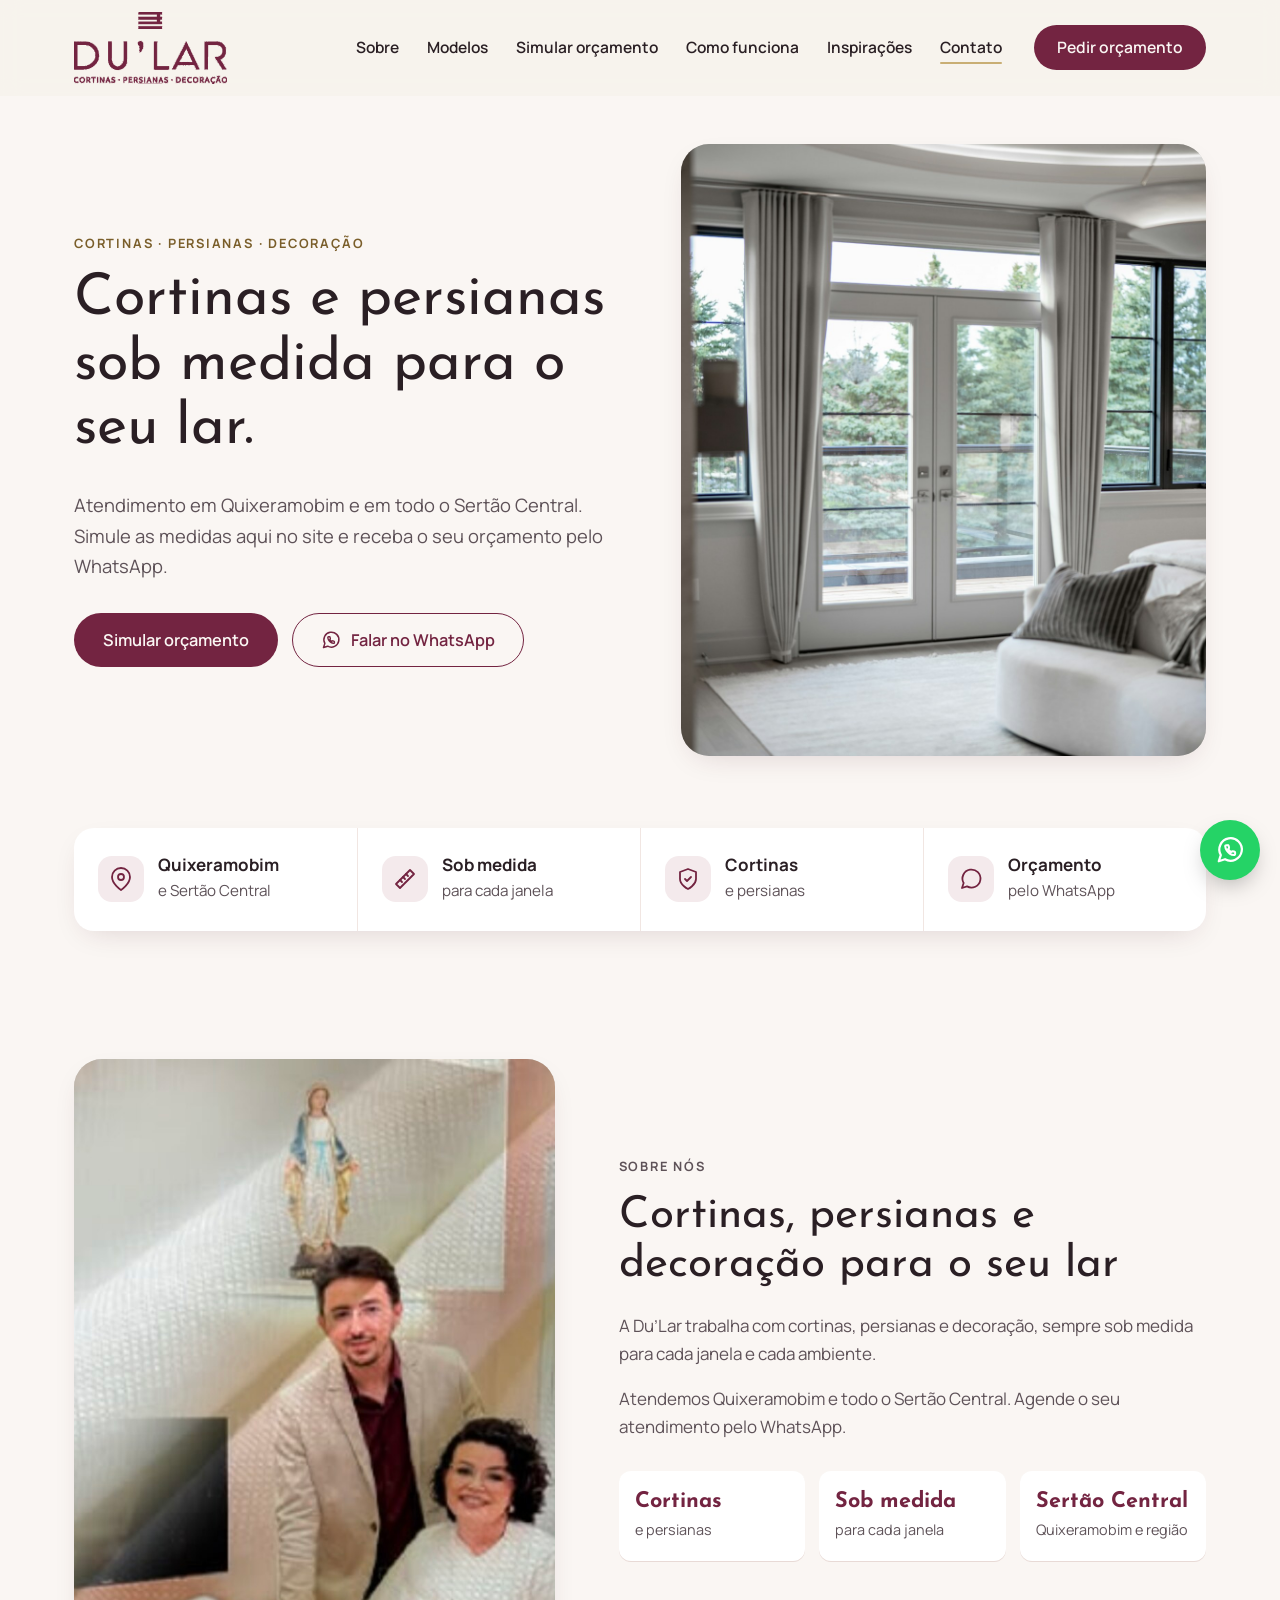
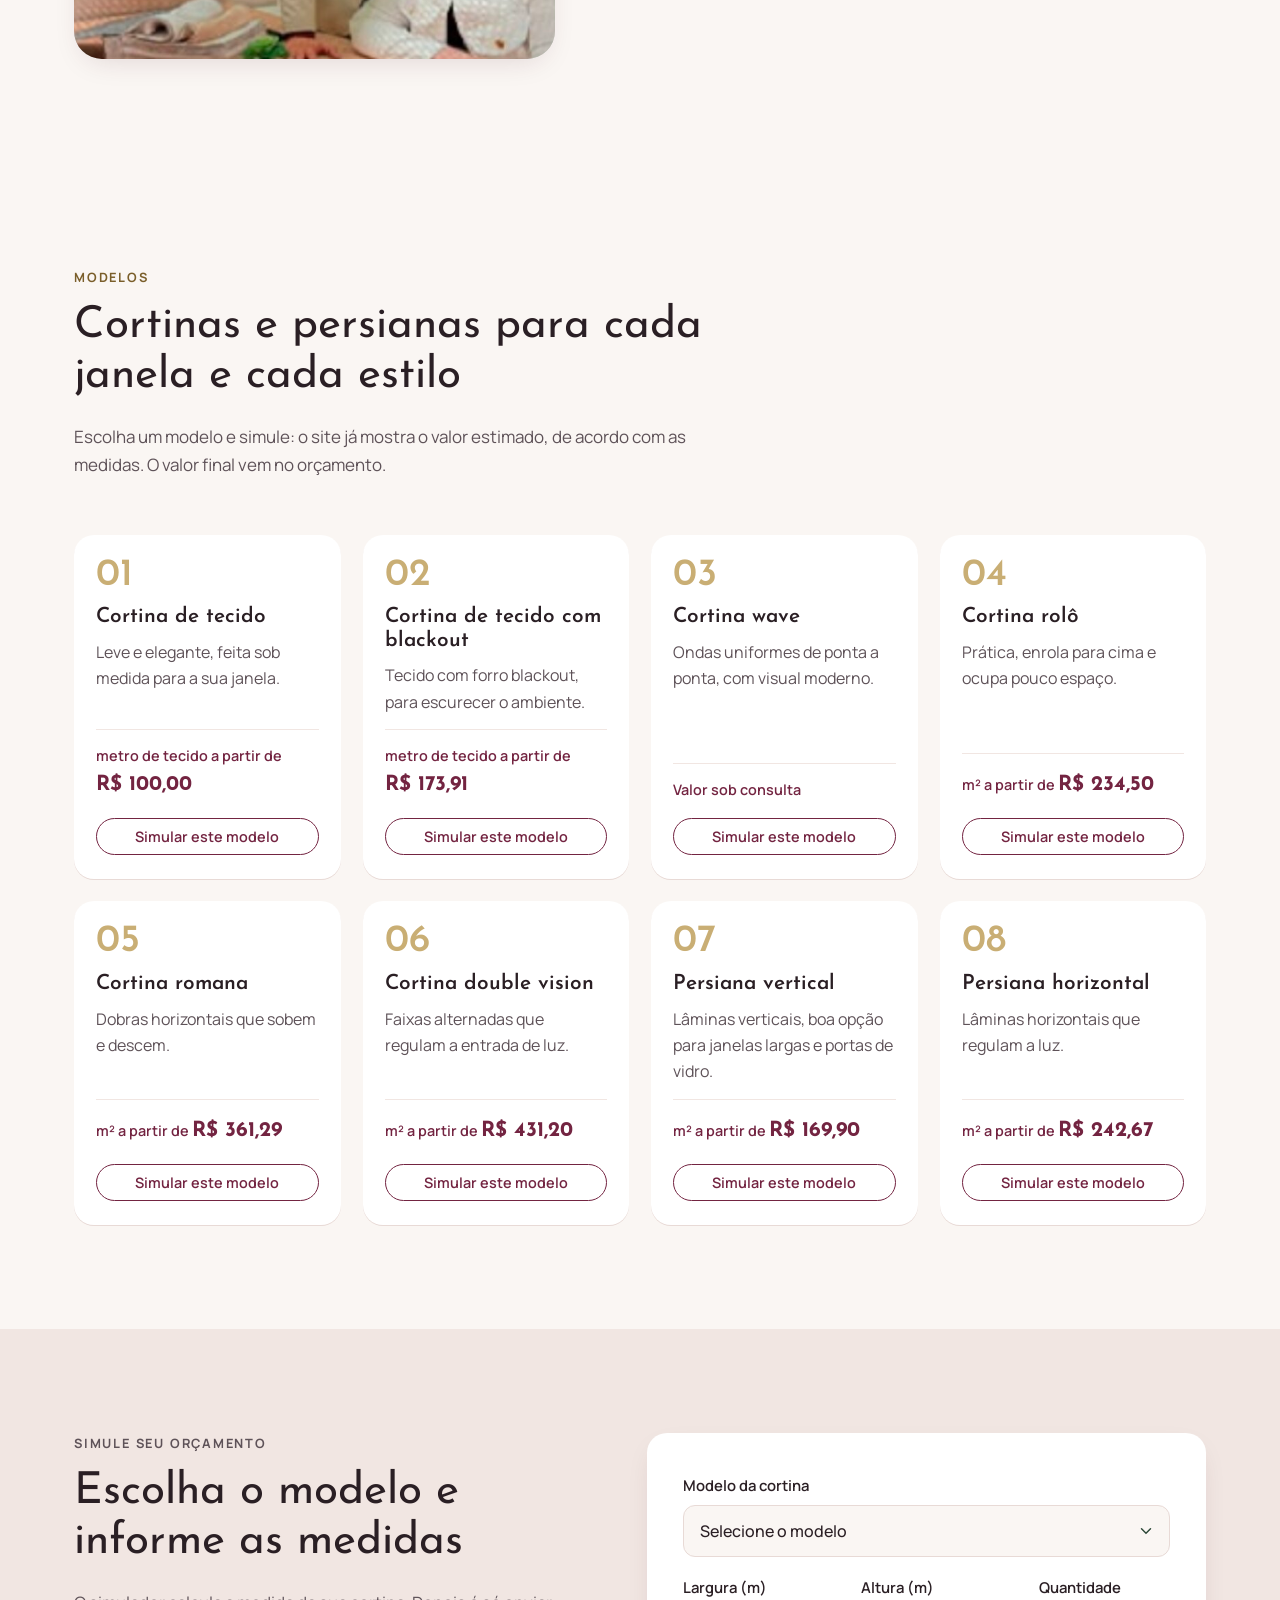
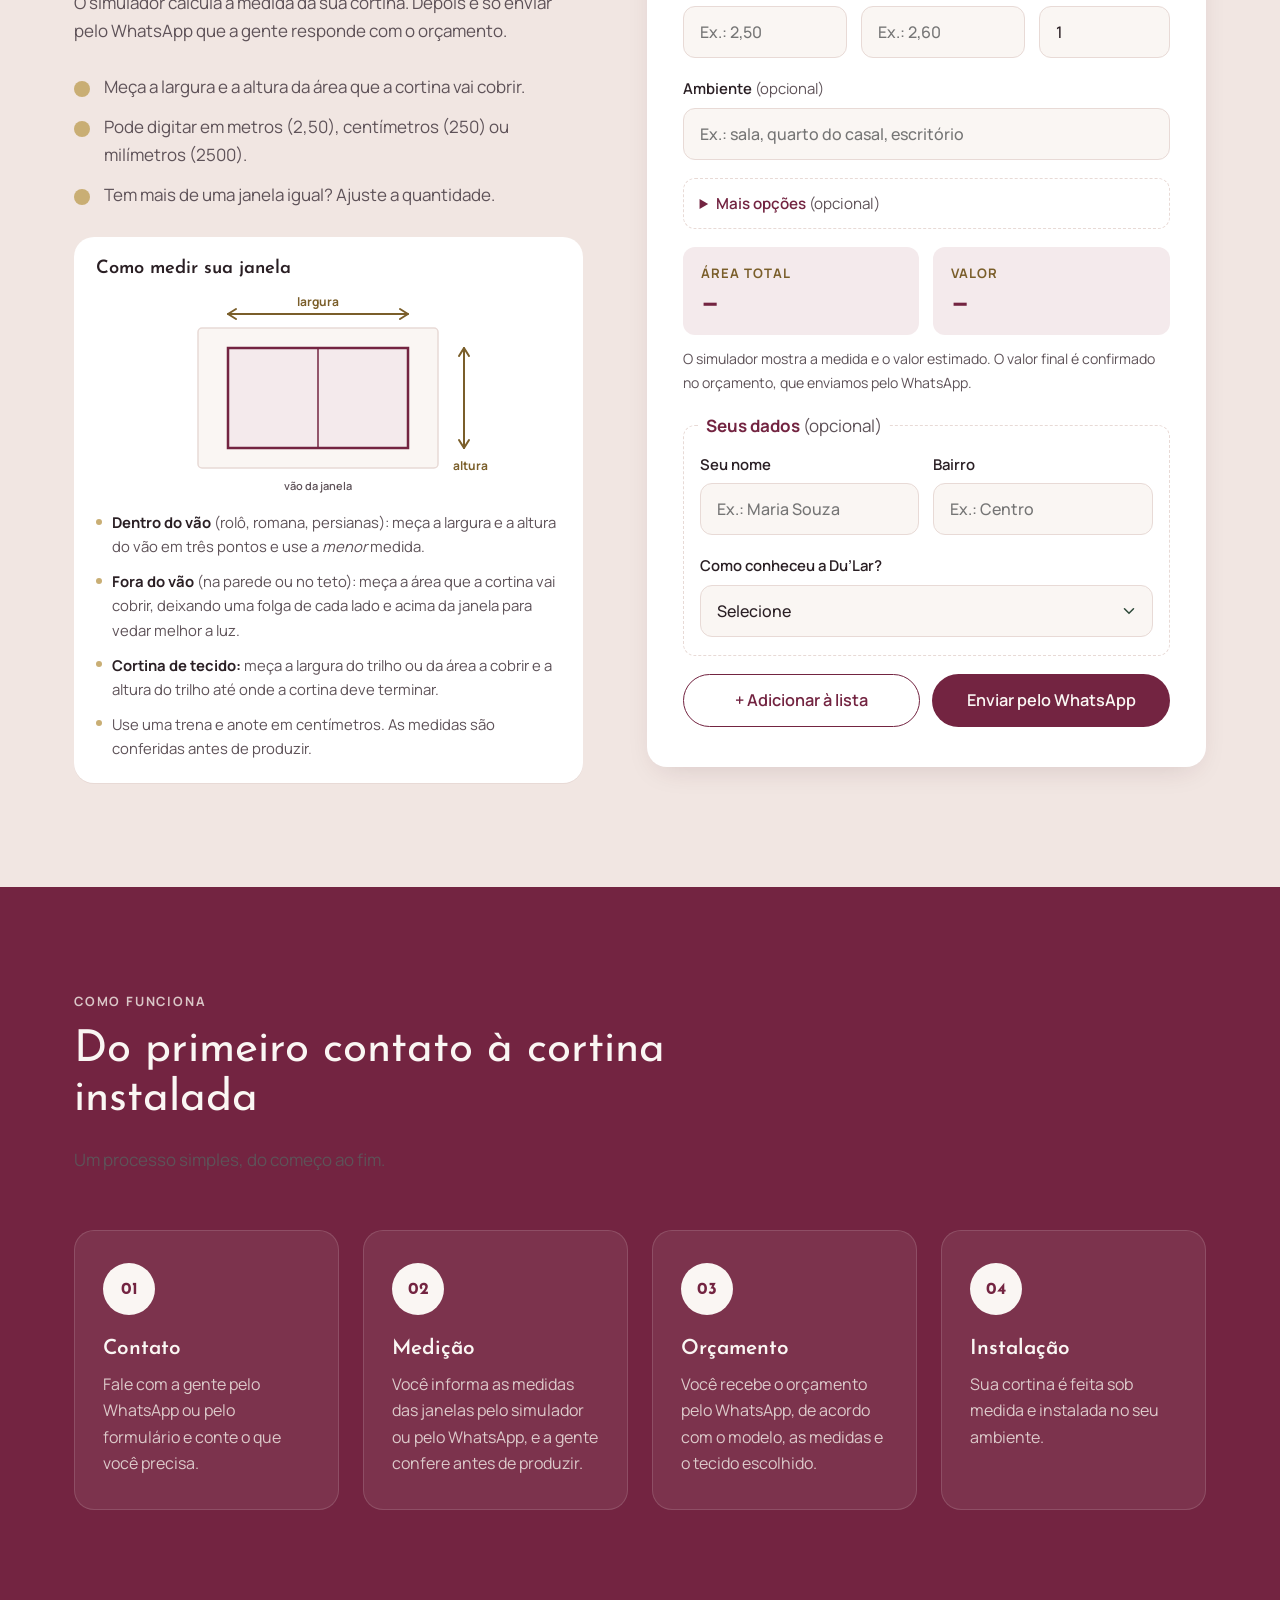
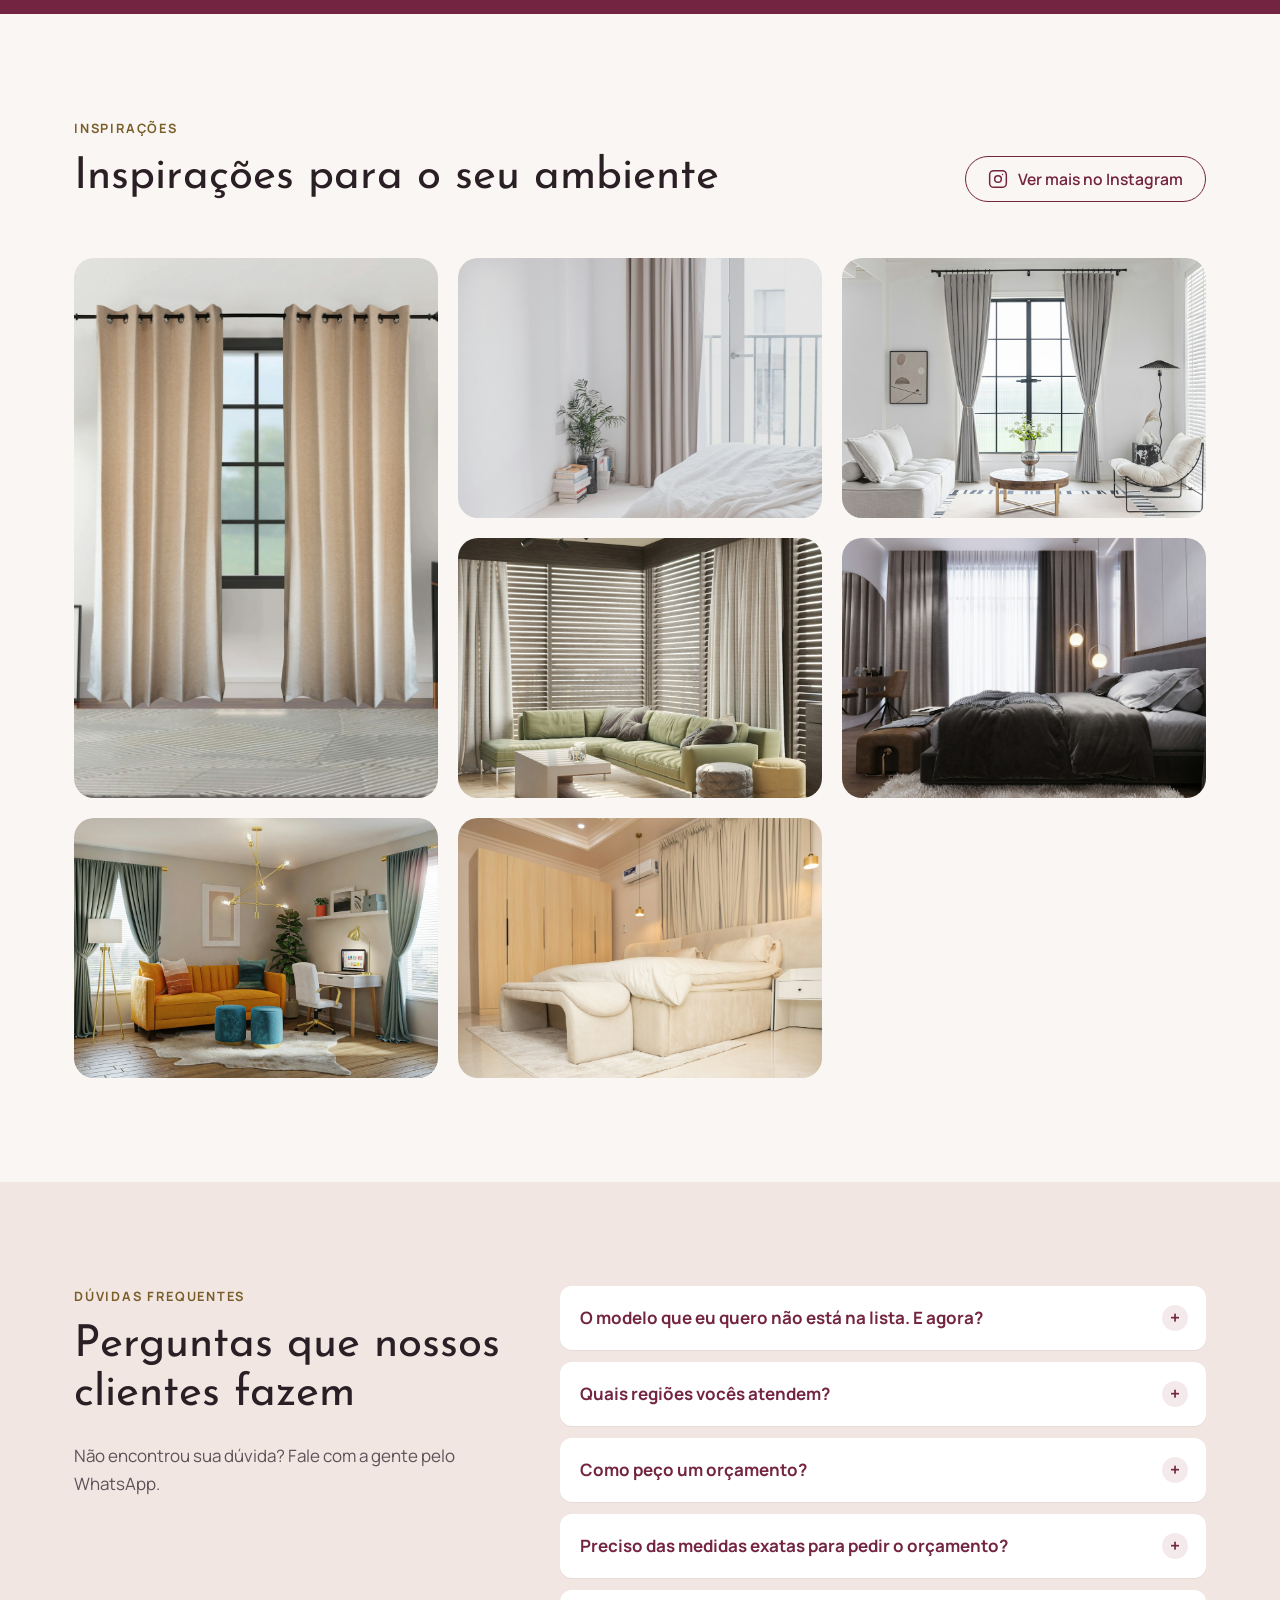
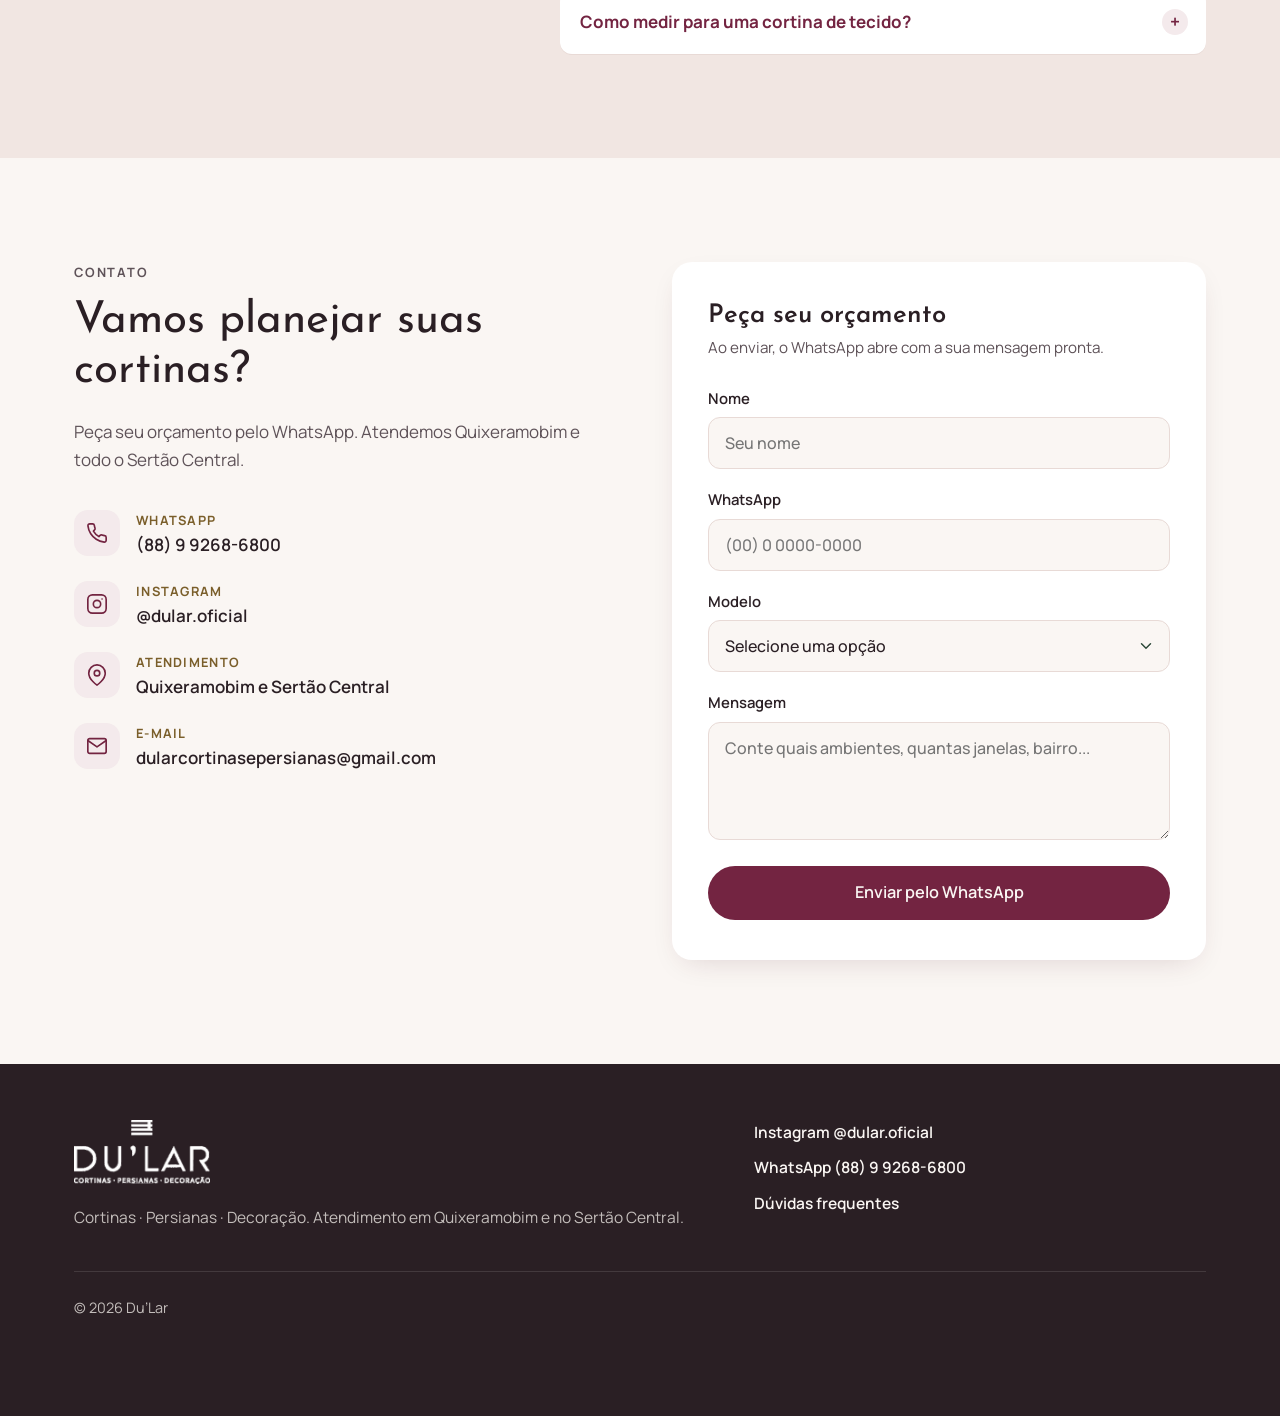
<file: index.html>
<!DOCTYPE html>
<html lang="pt-BR">
<head>
  <meta charset="UTF-8">
  <meta name="viewport" content="width=device-width, initial-scale=1">

  <!-- SEO básico -->
  <title>Du’Lar | Cortinas, persianas e decoração em Quixeramobim e Sertão Central</title>
  <meta name="description" content="Du’Lar: cortinas, persianas e decoração. Atendimento em Quixeramobim e no Sertão Central. Peça seu orçamento pelo WhatsApp.">
  <meta name="theme-color" content="#732441">
  <!-- Prévia para apresentar à cliente: fora do Google até ser aprovada. Remova esta linha ao publicar de vez. -->
  <meta name="robots" content="noindex">
  <!-- Quando o site tiver domínio, coloque aqui: <link rel="canonical" href="https://SEU-DOMINIO/"> -->

  <!-- Open Graph (aparência do link no WhatsApp, Facebook, etc.) -->
  <!-- Quando o site tiver domínio, acrescente og:url e troque og:image pelo endereço completo (https://SEU-DOMINIO/img/og-image.jpg) -->
  <meta property="og:type" content="website">
  <meta property="og:locale" content="pt_BR">
  <meta property="og:site_name" content="Du’Lar">
  <meta property="og:title" content="Du’Lar | Cortinas · Persianas · Decoração">
  <meta property="og:description" content="Cortinas, persianas e decoração. Atendimento em Quixeramobim e no Sertão Central.">
  <meta property="og:image" content="img/og-image.jpg">
  <meta property="og:image:alt" content="Logo da Du’Lar">
  <meta name="twitter:card" content="summary_large_image">

  <link rel="icon" href="img/favicon.png" type="image/png">
  <link rel="apple-touch-icon" href="img/favicon-180.png">

  <link rel="preconnect" href="https://fonts.googleapis.com">
  <link rel="preconnect" href="https://fonts.gstatic.com" crossorigin>
  <link href="https://fonts.googleapis.com/css2?family=Josefin+Sans:wght@300;400;600&family=Manrope:wght@400;500;600;700&display=swap" rel="stylesheet">
  <link rel="stylesheet" href="css/style.css?v=91">

  <!-- Dados estruturados para o Google (quando houver domínio, acrescente "url") -->
  <script type="application/ld+json">
  {
    "@context": "https://schema.org",
    "@type": "HomeAndConstructionBusiness",
    "name": "Du’Lar | Cortinas · Persianas · Decoração",
    "email": "dularcortinasepersianas@gmail.com",
    "description": "Cortinas, persianas e decoração. Atendimento em Quixeramobim e no Sertão Central.",
    "telephone": "+55 88 99268-6800",
    "areaServed": [{"@type": "City", "name": "Quixeramobim"}],
    "sameAs": ["https://www.instagram.com/dular.oficial/"]
  }
  </script>
</head>
<body>

  <a class="skip-link" href="#conteudo">Pular para o conteúdo</a>

  <!-- 1. CABEÇALHO -->
  <header class="header" id="topo">
    <div class="container header__inner">
      <a href="#topo" class="logo" aria-label="Du’Lar, voltar ao início">
        <img src="img/logo-dular.png" alt="Du’Lar Cortinas, Persianas e Decoração" width="2576" height="1214">
      </a>

      <nav class="nav" id="menu" aria-label="Menu principal">
        <ul class="nav__list">
          <li><a href="#sobre" class="nav__link">Sobre</a></li>
          <li><a href="#modelos" class="nav__link">Modelos</a></li>
          <li><a href="#simulador" class="nav__link">Simular orçamento</a></li>
          <li><a href="#como-funciona" class="nav__link">Como funciona</a></li>
          <li><a href="#projetos" class="nav__link">Inspirações</a></li>
          <li><a href="#contato" class="nav__link">Contato</a></li>
        </ul>
        <a href="#contato" class="btn btn--primary nav__cta">Pedir orçamento</a>
      </nav>

      <button class="hamburger" type="button" aria-label="Abrir menu" aria-expanded="false" aria-controls="menu">
        <span></span><span></span><span></span>
      </button>
    </div>
  </header>

  <main id="conteudo">

    <!-- 2. HERO -->
    <section class="hero">
      <div class="container hero__inner">
        <div class="hero__text">
          <p class="eyebrow">Cortinas · Persianas · Decoração</p>
          <h1>Cortinas e persianas sob medida para o seu lar.</h1>
          <p class="hero__lead">Atendimento em Quixeramobim e em todo o Sertão Central. Simule as medidas aqui no site e receba o seu orçamento pelo WhatsApp.</p>
          <div class="hero__actions">
            <a href="#simulador" class="btn btn--primary btn--lg">Simular orçamento</a>
            <a href="https://wa.me/5588992686800" class="btn btn--outline btn--lg" data-whatsapp data-msg="Olá, Du’Lar! Vim pelo site e gostaria de mais informações." target="_blank" rel="noopener">
              <svg class="icon" viewBox="0 0 24 24" aria-hidden="true"><path d="M3 21l1.65-4.95A9 9 0 1 1 8 19.4L3 21z"/><g transform="translate(7.3 7.3) scale(.4)" stroke-width="4"><path d="M22 16.92v3a2 2 0 0 1-2.18 2 19.79 19.79 0 0 1-8.63-3.07 19.5 19.5 0 0 1-6-6 19.79 19.79 0 0 1-3.07-8.67A2 2 0 0 1 4.11 2h3a2 2 0 0 1 2 1.72 12.84 12.84 0 0 0 .7 2.81 2 2 0 0 1-.45 2.11L8.09 9.91a16 16 0 0 0 6 6l1.27-1.27a2 2 0 0 1 2.11-.45 12.84 12.84 0 0 0 2.81.7A2 2 0 0 1 22 16.92z"/></g></svg>
              Falar no WhatsApp
            </a>
          </div>
        </div>
        <figure class="hero__media media" data-label="Foto grande: ambiente com cortina instalada (img/hero.jpg)">
          <img src="img/hero.jpg" alt="Sala com cortinas de tecido (foto ilustrativa)" fetchpriority="high">
        </figure>
      </div>
    </section>

    <!-- 3. DIFERENCIAIS -->
    <section class="perks" aria-label="Nossos diferenciais">
      <div class="container">
        <ul class="perks__list">
          <li class="perk">
            <svg class="perk__icon" viewBox="0 0 24 24" aria-hidden="true"><path d="M21 10c0 7-9 13-9 13s-9-6-9-13a9 9 0 0 1 18 0z"/><circle cx="12" cy="10" r="3"/></svg>
            <div><strong>Quixeramobim</strong><span>e Sertão Central</span></div>
          </li>
          <li class="perk">
            <svg class="perk__icon" viewBox="0 0 24 24" aria-hidden="true"><path d="M3 17 17 3l4 4L7 21z"/><path d="m7 13 2 2M10 10l2 2M13 7l2 2"/></svg>
            <div><strong>Sob medida</strong><span>para cada janela</span></div>
          </li>
          <li class="perk">
            <svg class="perk__icon" viewBox="0 0 24 24" aria-hidden="true"><path d="M12 22s8-4 8-10V5l-8-3-8 3v7c0 6 8 10 8 10z"/><path d="m9 12 2 2 4-4"/></svg>
            <div><strong>Cortinas</strong><span>e persianas</span></div>
          </li>
          <li class="perk">
            <svg class="perk__icon" viewBox="0 0 24 24" aria-hidden="true"><path d="M3 21l1.65-4.95A9 9 0 1 1 8 19.4L3 21z"/></svg>
            <div><strong>Orçamento</strong><span>pelo WhatsApp</span></div>
          </li>
        </ul>
      </div>
    </section>

    <!-- SOBRE NÓS -->
    <section class="section" id="sobre">
      <div class="container sobre">
        <figure class="media sobre__media" data-label="Foto: equipe da Du’Lar (img/sobre.jpg)">
          <img src="img/sobre.jpg" alt="Equipe da Du’Lar no showroom, com mostruário de tecidos" loading="lazy">
        </figure>
        <div class="sobre__texto">
          <p class="eyebrow">Sobre nós</p>
          <h2>Cortinas, persianas e decoração para o seu lar</h2>
          <p>A Du’Lar trabalha com cortinas, persianas e decoração, sempre sob medida para cada janela e cada ambiente.</p>
          <p>Atendemos Quixeramobim e todo o Sertão Central. Agende o seu atendimento pelo WhatsApp.</p>
          <ul class="sobre__destaques">
            <li><strong>Cortinas</strong><span>e persianas</span></li>
            <li><strong>Sob medida</strong><span>para cada janela</span></li>
            <li><strong>Sertão Central</strong><span>Quixeramobim e região</span></li>
          </ul>
        </div>
      </div>
    </section>

    <!-- 4. MODELOS -->
    <section class="section" id="modelos">
      <div class="container">
        <div class="section__head">
          <p class="eyebrow">Modelos</p>
          <h2>Cortinas e persianas para cada janela e cada estilo</h2>
          <p>Escolha um modelo e simule: o site já mostra o valor estimado, de acordo com as medidas. O valor final vem no orçamento.</p>
        </div>

        <div class="products">
          <article class="card product">
            <div class="product__body">
              <span class="product__num" aria-hidden="true">01</span>
              <h3>Cortina de tecido</h3>
              <p>Leve e elegante, feita sob medida para a sua janela.</p>
              <p class="product__price">metro de tecido a partir de <strong>R$ 100,00</strong></p>
              <button type="button" class="btn btn--outline btn--sm product__sim" data-modelo="Cortina de tecido">Simular este modelo</button>
            </div>
          </article>
          <article class="card product">
            <div class="product__body">
              <span class="product__num" aria-hidden="true">02</span>
              <h3>Cortina de tecido com blackout</h3>
              <p>Tecido com forro blackout, para escurecer o ambiente.</p>
              <p class="product__price">metro de tecido a partir de <strong>R$ 173,91</strong></p>
              <button type="button" class="btn btn--outline btn--sm product__sim" data-modelo="Cortina de tecido com blackout">Simular este modelo</button>
            </div>
          </article>
          <article class="card product">
            <div class="product__body">
              <span class="product__num" aria-hidden="true">03</span>
              <h3>Cortina wave</h3>
              <p>Ondas uniformes de ponta a ponta, com visual moderno.</p>
              <p class="product__price">Valor sob consulta</p>
              <button type="button" class="btn btn--outline btn--sm product__sim" data-modelo="Cortina wave">Simular este modelo</button>
            </div>
          </article>
          <article class="card product">
            <div class="product__body">
              <span class="product__num" aria-hidden="true">04</span>
              <h3>Cortina rolô</h3>
              <p>Prática, enrola para cima e ocupa pouco espaço.</p>
              <p class="product__price">m² a partir de <strong>R$ 234,50</strong></p>
              <button type="button" class="btn btn--outline btn--sm product__sim" data-modelo="Cortina rolô">Simular este modelo</button>
            </div>
          </article>
          <article class="card product">
            <div class="product__body">
              <span class="product__num" aria-hidden="true">05</span>
              <h3>Cortina romana</h3>
              <p>Dobras horizontais que sobem e descem.</p>
              <p class="product__price">m² a partir de <strong>R$ 361,29</strong></p>
              <button type="button" class="btn btn--outline btn--sm product__sim" data-modelo="Cortina romana">Simular este modelo</button>
            </div>
          </article>
          <article class="card product">
            <div class="product__body">
              <span class="product__num" aria-hidden="true">06</span>
              <h3>Cortina double vision</h3>
              <p>Faixas alternadas que regulam a entrada de luz.</p>
              <p class="product__price">m² a partir de <strong>R$ 431,20</strong></p>
              <button type="button" class="btn btn--outline btn--sm product__sim" data-modelo="Cortina double vision">Simular este modelo</button>
            </div>
          </article>
          <article class="card product">
            <div class="product__body">
              <span class="product__num" aria-hidden="true">07</span>
              <h3>Persiana vertical</h3>
              <p>Lâminas verticais, boa opção para janelas largas e portas de vidro.</p>
              <p class="product__price">m² a partir de <strong>R$ 169,90</strong></p>
              <button type="button" class="btn btn--outline btn--sm product__sim" data-modelo="Persiana vertical">Simular este modelo</button>
            </div>
          </article>
          <article class="card product">
            <div class="product__body">
              <span class="product__num" aria-hidden="true">08</span>
              <h3>Persiana horizontal</h3>
              <p>Lâminas horizontais que regulam a luz.</p>
              <p class="product__price">m² a partir de <strong>R$ 242,67</strong></p>
              <button type="button" class="btn btn--outline btn--sm product__sim" data-modelo="Persiana horizontal">Simular este modelo</button>
            </div>
          </article>
        </div>
      </div>
    </section>

    <!-- 4b. SIMULADOR DE ORÇAMENTO -->
    <section class="section section--soft" id="simulador">
      <div class="container sim">
        <div class="sim__intro">
          <p class="eyebrow">Simule seu orçamento</p>
          <h2>Escolha o modelo e informe as medidas</h2>
          <p>O simulador calcula a medida da sua cortina. Depois é só enviar pelo WhatsApp que a gente responde com o orçamento.</p>
          <ul class="sim__tips">
            <li>Meça a largura e a altura da área que a cortina vai cobrir.</li>
            <li>Pode digitar em metros (2,50), centímetros (250) ou milímetros (2500).</li>
            <li>Tem mais de uma janela igual? Ajuste a quantidade.</li>
          </ul>
          <div class="medir">
            <h3>Como medir sua janela</h3>
            <svg class="medir__desenho" viewBox="0 0 340 210" role="img" aria-label="Desenho de uma janela mostrando onde medir a largura e a altura">
              <rect x="40" y="38" width="240" height="140" rx="4" class="medir__parede"/>
              <rect x="70" y="58" width="180" height="100" class="medir__vao"/>
              <line x1="160" y1="58" x2="160" y2="158" class="medir__divisao"/>
              <line x1="70" y1="24" x2="250" y2="24" class="medir__seta"/>
              <polyline points="78,19 70,24 78,29" class="medir__seta"/>
              <polyline points="242,19 250,24 242,29" class="medir__seta"/>
              <text x="160" y="16" class="medir__texto">largura</text>
              <line x1="306" y1="58" x2="306" y2="158" class="medir__seta"/>
              <polyline points="301,66 306,58 311,66" class="medir__seta"/>
              <polyline points="301,150 306,158 311,150" class="medir__seta"/>
              <text x="312" y="180" class="medir__texto">altura</text>
              <text x="160" y="200" class="medir__legenda">vão da janela</text>
            </svg>
            <ul class="medir__passos">
              <li><strong>Dentro do vão</strong> (rolô, romana, persianas): meça a largura e a altura do vão em três pontos e use a <em>menor</em> medida.</li>
              <li><strong>Fora do vão</strong> (na parede ou no teto): meça a área que a cortina vai cobrir, deixando uma folga de cada lado e acima da janela para vedar melhor a luz.</li>
              <li><strong>Cortina de tecido:</strong> meça a largura do trilho ou da área a cobrir e a altura do trilho até onde a cortina deve terminar.</li>
              <li>Use uma trena e anote em centímetros. As medidas são conferidas antes de produzir.</li>
            </ul>
          </div>
        </div>

        <form class="card form sim__form" id="form-simulador" novalidate>
          <div class="field">
            <label for="sim-modelo">Modelo da cortina</label>
            <select id="sim-modelo" name="modelo" required>
              <option value="" disabled selected>Selecione o modelo</option>
              <optgroup label="Cortinas">
                <option data-preco="100.00" data-calculo="tecido" data-alturamax="2.80">Cortina de tecido</option>
                <option data-preco="173.91" data-calculo="tecido" data-alturamax="2.70">Cortina de tecido com blackout</option>
                <option data-calculo="tecido">Cortina wave</option>
                <option data-preco="234.50" data-guia="110.00">Cortina rolô</option>
                <option data-preco="361.29">Cortina romana</option>
                <option data-preco="431.20">Cortina double vision</option>
              </optgroup>
              <optgroup label="Persianas">
                <option data-preco="169.90">Persiana vertical</option>
                <option data-preco="242.67">Persiana horizontal</option>
              </optgroup>
              <optgroup label="Outros">
                <option>Outro modelo</option>
              </optgroup>
            </select>
          </div>

          <div class="sim__row">
            <div class="field">
              <label for="sim-largura">Largura (m)</label>
              <input type="text" id="sim-largura" name="largura" inputmode="decimal" maxlength="7" autocomplete="off" placeholder="Ex.: 2,50" required>
            </div>
            <div class="field">
              <label for="sim-altura">Altura (m)</label>
              <input type="text" id="sim-altura" name="altura" inputmode="decimal" maxlength="7" autocomplete="off" placeholder="Ex.: 2,60" required>
            </div>
            <div class="field sim__qtd">
              <label for="sim-qtd">Quantidade</label>
              <input type="text" id="sim-qtd" name="quantidade" inputmode="numeric" maxlength="2" autocomplete="off" value="1" required>
            </div>
          </div>

          <div class="field">
            <label for="sim-ambiente">Ambiente <span class="field__opt">(opcional)</span></label>
            <input type="text" id="sim-ambiente" name="ambiente" placeholder="Ex.: sala, quarto do casal, escritório">
          </div>

          <!-- Acessório opcional: aparece só nos modelos com data-guia (cortina rolô) -->
          <label class="sim__opcional" id="sim-guia-campo" hidden>
            <input type="checkbox" id="sim-guia" name="guia">
            Incluir guia <span class="field__opt">(opcional)</span>
          </label>

          <details class="sim__extras">
            <summary>Mais opções <span class="field__opt">(opcional)</span></summary>
            <div class="sim__row sim__row--2">
              <div class="field">
                <label for="sim-acionamento">Acionamento</label>
                <select id="sim-acionamento" name="acionamento">
                  <option value="">Tanto faz</option>
                  <option>Manual</option>
                  <option>Motorizado</option>
                </select>
              </div>
              <div class="field">
                <label for="sim-comando">Lado do comando</label>
                <select id="sim-comando" name="comando">
                  <option value="">Tanto faz</option>
                  <option>Esquerdo</option>
                  <option>Direito</option>
                </select>
              </div>
              <div class="field">
                <label for="sim-instalacao">Instalação</label>
                <select id="sim-instalacao" name="instalacao">
                  <option value="">Não sei</option>
                  <option>Dentro do vão</option>
                  <option>Fora do vão (na parede)</option>
                  <option>No teto</option>
                </select>
              </div>
              <div class="field">
                <label for="sim-cor">Cor ou tecido</label>
                <input type="text" id="sim-cor" name="cor" placeholder="Ex.: linho bege, blackout branco">
              </div>
            </div>
          </details>

          <div class="sim__result" aria-live="polite">
            <div>
              <span id="sim-area-rotulo">Área total</span>
              <strong id="sim-area">—</strong>
            </div>
            <div>
              <span>Valor</span>
              <strong id="sim-valor">—</strong>
            </div>
          </div>
          <p class="sim__note sim__calculo" id="sim-calculo" hidden></p>
          <p class="sim__condicoes" id="sim-condicoes" hidden></p>
          <p class="sim__note" id="sim-nota">O simulador mostra a medida e o valor estimado. O valor final é confirmado no orçamento, que enviamos pelo WhatsApp.</p>

          <fieldset class="sim__cliente">
            <legend>Seus dados <span class="field__opt">(opcional)</span></legend>
            <div class="sim__row sim__row--2">
              <div class="field">
                <label for="sim-cliente">Seu nome</label>
                <input type="text" id="sim-cliente" name="cliente" autocomplete="name" maxlength="60" placeholder="Ex.: Maria Souza">
              </div>
              <div class="field">
                <label for="sim-bairro">Bairro</label>
                <input type="text" id="sim-bairro" name="bairro" maxlength="40" placeholder="Ex.: Centro">
              </div>
            </div>
            <div class="field">
              <label for="sim-origem">Como conheceu a Du’Lar?</label>
              <select id="sim-origem" name="origem">
                <option value="">Selecione</option>
                <option>Instagram</option>
                <option>Google</option>
                <option>Indicação de amigo ou parente</option>
                <option>Arquiteto ou decorador</option>
                <option>Já sou cliente</option>
                <option>Outro</option>
              </select>
            </div>
          </fieldset>

          <p class="form__error" role="alert" hidden></p>

          <div class="sim__actions">
            <button type="button" class="btn btn--outline btn--lg" id="sim-adicionar">+ Adicionar à lista</button>
            <button type="submit" class="btn btn--primary btn--lg">Enviar pelo WhatsApp</button>
          </div>

          <div class="sim__lista" id="sim-lista" hidden>
            <h3>Sua lista de orçamento</h3>
            <ul id="sim-itens"></ul>
            <p class="sim__total">Valor: <strong id="sim-total">—</strong></p>
            <p class="sim__condicoes" id="sim-total-condicoes" hidden></p>
            <p class="sim__note">Tem mais janelas? Preencha as medidas acima e clique em "Adicionar à lista". Ao enviar, a lista inteira vai em uma única mensagem.</p>
          </div>
        </form>
      </div>
    </section>

    <!-- 5. COMO FUNCIONA -->
    <section class="section section--green" id="como-funciona">
      <div class="container">
        <div class="section__head">
          <p class="eyebrow eyebrow--light">Como funciona</p>
          <h2>Do primeiro contato à cortina instalada</h2>
          <p>Um processo simples, do começo ao fim.</p>
        </div>

        <ol class="steps">
          <li class="step">
            <span class="step__num" aria-hidden="true">01</span>
            <h3>Contato</h3>
            <p>Fale com a gente pelo WhatsApp ou pelo formulário e conte o que você precisa.</p>
          </li>
          <li class="step">
            <span class="step__num" aria-hidden="true">02</span>
            <h3>Medição</h3>
            <p>Você informa as medidas das janelas pelo simulador ou pelo WhatsApp, e a gente confere antes de produzir.</p>
          </li>
          <li class="step">
            <span class="step__num" aria-hidden="true">03</span>
            <h3>Orçamento</h3>
            <p>Você recebe o orçamento pelo WhatsApp, de acordo com o modelo, as medidas e o tecido escolhido.</p>
          </li>
          <li class="step">
            <span class="step__num" aria-hidden="true">04</span>
            <h3>Instalação</h3>
            <p>Sua cortina é feita sob medida e instalada no seu ambiente.</p>
          </li>
        </ol>
      </div>
    </section>

    <!-- 6. PROJETOS -->
    <section class="section" id="projetos">
      <div class="container">
        <div class="section__head section__head--row">
          <div>
            <p class="eyebrow">Inspirações</p>
            <h2>Inspirações para o seu ambiente</h2>
          </div>
          <a href="https://www.instagram.com/dular.oficial/" class="btn btn--outline" target="_blank" rel="noopener" data-instagram>
            <svg class="icon" viewBox="0 0 24 24" aria-hidden="true"><rect x="2" y="2" width="20" height="20" rx="5"/><circle cx="12" cy="12" r="4"/><path d="M17.5 6.5h.01"/></svg>
            Ver mais no Instagram
          </a>
        </div>

        <div class="gallery">
          <figure class="media gallery__item gallery__item--tall" data-label="Foto de inspiração 1 (img/projeto-01.jpg)">
            <img src="img/projeto-01.jpg" alt="Ambiente com cortina instalada, inspiração para o seu ambiente" loading="lazy">
          </figure>
          <figure class="media gallery__item" data-label="Foto de inspiração 2 (img/projeto-02.jpg)">
            <img src="img/projeto-02.jpg" alt="Ambiente com cortina instalada, inspiração para o seu ambiente" loading="lazy">
          </figure>
          <figure class="media gallery__item" data-label="Foto de inspiração 3 (img/projeto-03.jpg)">
            <img src="img/projeto-03.jpg" alt="Ambiente com cortina instalada, inspiração para o seu ambiente" loading="lazy">
          </figure>
          <figure class="media gallery__item" data-label="Foto de inspiração 4 (img/projeto-04.jpg)">
            <img src="img/projeto-04.jpg" alt="Ambiente com cortina instalada, inspiração para o seu ambiente" loading="lazy">
          </figure>
          <figure class="media gallery__item" data-label="Foto de inspiração 5 (img/projeto-05.jpg)">
            <img src="img/projeto-05.jpg" alt="Ambiente com cortina instalada, inspiração para o seu ambiente" loading="lazy">
          </figure>
          <figure class="media gallery__item" data-label="Foto de inspiração 6 (img/projeto-06.jpg)">
            <img src="img/projeto-06.jpg" alt="Ambiente com cortina instalada, inspiração para o seu ambiente" loading="lazy">
          </figure>
          <figure class="media gallery__item" data-label="Foto de inspiração 7 (img/projeto-07.jpg)">
            <img src="img/projeto-07.jpg" alt="Ambiente com cortina instalada, inspiração para o seu ambiente" loading="lazy">
          </figure>
        </div>
      </div>
    </section>

    <!-- PERGUNTAS FREQUENTES -->
    <section class="section section--soft" id="duvidas">
      <div class="container faq">
        <div class="section__head">
          <p class="eyebrow">Dúvidas frequentes</p>
          <h2>Perguntas que nossos clientes fazem</h2>
          <p>Não encontrou sua dúvida? Fale com a gente pelo WhatsApp.</p>
        </div>

        <div class="faq__lista">
          <details class="faq__item">
            <summary>O modelo que eu quero não está na lista. E agora?</summary>
            <p>Chame a gente no WhatsApp e conte o que você procura. Trabalhamos com cortinas, persianas e decoração.</p>
          </details>
          <details class="faq__item">
            <summary>Quais regiões vocês atendem?</summary>
            <p>Atendemos Quixeramobim e todo o Sertão Central. Chame no WhatsApp para combinar o atendimento.</p>
          </details>
          <details class="faq__item">
            <summary>Como peço um orçamento?</summary>
            <p>Use o simulador aqui do site: escolha o modelo, informe as medidas e envie pelo WhatsApp. Se preferir, chame direto no WhatsApp e conte o que você precisa.</p>
          </details>
          <details class="faq__item">
            <summary>Preciso das medidas exatas para pedir o orçamento?</summary>
            <p>Não. Medidas aproximadas já servem para o orçamento. As medidas finais são conferidas antes de produzir a cortina.</p>
          </details>
          <details class="faq__item">
            <summary>Como medir para uma cortina de tecido?</summary>
            <p>Meça a largura do trilho ou da área que a cortina vai cobrir e a altura do trilho até onde a cortina deve terminar. Use uma trena e anote em centímetros.</p>
          </details>
        </div>
      </div>
    </section>

    <!-- 7. CONTATO -->
    <section class="section" id="contato">
      <div class="container contact">
        <div class="contact__info">
          <p class="eyebrow">Contato</p>
          <h2>Vamos planejar suas cortinas?</h2>
          <p>Peça seu orçamento pelo WhatsApp. Atendemos Quixeramobim e todo o Sertão Central.</p>

          <ul class="contact__list">
            <li>
              <svg class="icon" viewBox="0 0 24 24" aria-hidden="true"><path d="M22 16.92v3a2 2 0 0 1-2.18 2 19.79 19.79 0 0 1-8.63-3.07 19.5 19.5 0 0 1-6-6 19.79 19.79 0 0 1-3.07-8.67A2 2 0 0 1 4.11 2h3a2 2 0 0 1 2 1.72 12.84 12.84 0 0 0 .7 2.81 2 2 0 0 1-.45 2.11L8.09 9.91a16 16 0 0 0 6 6l1.27-1.27a2 2 0 0 1 2.11-.45 12.84 12.84 0 0 0 2.81.7A2 2 0 0 1 22 16.92z"/></svg>
              <div><span>WhatsApp</span><a href="https://wa.me/5588992686800" data-whatsapp target="_blank" rel="noopener">(88) 9 9268-6800</a></div>
            </li>
            <li>
              <svg class="icon" viewBox="0 0 24 24" aria-hidden="true"><rect x="2" y="2" width="20" height="20" rx="5"/><circle cx="12" cy="12" r="4"/><path d="M17.5 6.5h.01"/></svg>
              <div><span>Instagram</span><a href="https://www.instagram.com/dular.oficial/" data-instagram target="_blank" rel="noopener">@dular.oficial</a></div>
            </li>
            <li>
              <svg class="icon" viewBox="0 0 24 24" aria-hidden="true"><path d="M21 10c0 7-9 13-9 13s-9-6-9-13a9 9 0 0 1 18 0z"/><circle cx="12" cy="10" r="3"/></svg>
              <div><span>Atendimento</span><p>Quixeramobim e Sertão Central</p></div>
            </li>
            <li>
              <svg class="icon" viewBox="0 0 24 24" aria-hidden="true"><rect x="2" y="4" width="20" height="16" rx="2"/><path d="m22 6-10 7L2 6"/></svg>
              <div><span>E-mail</span><a href="mailto:dularcortinasepersianas@gmail.com">dularcortinasepersianas@gmail.com</a></div>
            </li>
          </ul>
        </div>

        <form class="card form" id="form-orcamento" novalidate>
          <h3>Peça seu orçamento</h3>
          <p class="form__hint">Ao enviar, o WhatsApp abre com a sua mensagem pronta.</p>

          <div class="field">
            <label for="nome">Nome</label>
            <input type="text" id="nome" name="nome" autocomplete="name" placeholder="Seu nome" required>
          </div>

          <div class="field">
            <label for="whatsapp">WhatsApp</label>
            <input type="tel" id="whatsapp" name="whatsapp" autocomplete="tel" inputmode="numeric" maxlength="16" placeholder="(00) 0 0000-0000" required>
          </div>

          <div class="field">
            <label for="produto">Modelo</label>
            <select id="produto" name="produto" required>
              <option value="" disabled selected>Selecione uma opção</option>
              <option>Cortina de tecido</option>
              <option>Cortina de tecido com blackout</option>
              <option>Cortina wave</option>
              <option>Cortina rolô</option>
              <option>Cortina romana</option>
              <option>Cortina double vision</option>
              <option>Persiana vertical</option>
              <option>Persiana horizontal</option>
              <option>Outro modelo</option>
              <option>Ainda não sei / quero orientação</option>
            </select>
          </div>

          <div class="field">
            <label for="mensagem">Mensagem</label>
            <textarea id="mensagem" name="mensagem" rows="4" placeholder="Conte quais ambientes, quantas janelas, bairro..."></textarea>
          </div>

          <p class="form__error" role="alert" hidden></p>

          <button type="submit" class="btn btn--primary btn--lg btn--block">Enviar pelo WhatsApp</button>
        </form>
      </div>
    </section>
  </main>

  <!-- 8. RODAPÉ -->
  <footer class="footer">
    <div class="container footer__inner">
      <div class="footer__brand">
        <a href="#topo" class="logo logo--light" aria-label="Du’Lar, voltar ao início">
          <img src="img/logo-dular-branca.png" alt="Du’Lar Cortinas, Persianas e Decoração" width="2576" height="1214" loading="lazy">
        </a>
        <p>Cortinas · Persianas · Decoração. Atendimento em Quixeramobim e no Sertão Central.</p>
      </div>

      <ul class="footer__links">
        <li><a href="https://www.instagram.com/dular.oficial/" target="_blank" rel="noopener" data-instagram>Instagram @dular.oficial</a></li>
        <li><a href="https://wa.me/5588992686800" target="_blank" rel="noopener" data-whatsapp>WhatsApp (88) 9 9268-6800</a></li>
        <li><a href="#duvidas">Dúvidas frequentes</a></li>
      </ul>

      <p class="footer__legal">© <span id="ano">2026</span> Du’Lar</p>
    </div>
  </footer>

  <!-- Botão flutuante de WhatsApp -->
  <a href="https://wa.me/5588992686800" class="whatsapp-float" data-whatsapp data-msg="Olá, Du’Lar! Vim pelo site e gostaria de um orçamento." target="_blank" rel="noopener" aria-label="Conversar no WhatsApp">
    <svg viewBox="0 0 24 24" aria-hidden="true"><path d="M3 21l1.65-4.95A9 9 0 1 1 8 19.4L3 21z"/><g transform="translate(7.3 7.3) scale(.4)" stroke-width="4"><path d="M22 16.92v3a2 2 0 0 1-2.18 2 19.79 19.79 0 0 1-8.63-3.07 19.5 19.5 0 0 1-6-6 19.79 19.79 0 0 1-3.07-8.67A2 2 0 0 1 4.11 2h3a2 2 0 0 1 2 1.72 12.84 12.84 0 0 0 .7 2.81 2 2 0 0 1-.45 2.11L8.09 9.91a16 16 0 0 0 6 6l1.27-1.27a2 2 0 0 1 2.11-.45 12.84 12.84 0 0 0 2.81.7A2 2 0 0 1 22 16.92z"/></g></svg>
  </a>

  <script src="js/main.js?v=91" defer></script>
</body>
</html>
</file>
<file: css/style.css>
/* =========================================================
   Du’Lar — estilos
   ========================================================= */

:root {
  --azul: #732441;
  --azul-escuro: #4A1529;
  --azul-claro: #F4EAEC;
  --areia: #FAF6F3;
  --areia-escura: #F1E6E2;
  --laranja: #C9AE74;
  --laranja-texto: #7A5E2A;
  --grafite: #2A1F24;
  --texto-suave: #5E5258;
  --branco: #ffffff;
  --borda: #E8DAD6;
  --placeholder: #d6d4cf;

  --fonte-titulo: "Josefin Sans", "Manrope", sans-serif;
  --fonte-texto: "Manrope", system-ui, -apple-system, "Segoe UI", sans-serif;

  --raio: 20px;
  --raio-sm: 12px;
  --sombra: 0 10px 30px -12px rgba(74, 21, 41, .18);
  --header-h: 96px;
  --container: 1180px;
}

/* ---------- Base ---------- */
*,
*::before,
*::after { box-sizing: border-box; }

html {
  scroll-behavior: smooth;
  -webkit-text-size-adjust: 100%;
}

body {
  margin: 0;
  font-family: var(--fonte-texto);
  font-size: 1.0625rem;
  line-height: 1.65;
  color: var(--grafite);
  background: var(--areia);
  -webkit-font-smoothing: antialiased;
}

body.menu-aberto { overflow: hidden; }

h1, h2, h3 {
  font-family: var(--fonte-titulo);
  line-height: 1.12;
  letter-spacing: -.02em;
  margin: 0 0 .5em;
  font-weight: 600;
}
h1 { font-size: clamp(2.2rem, 4.6vw, 3.6rem); }
h2 { font-size: clamp(1.9rem, 3.6vw, 2.75rem); }
h3 { font-size: 1.3rem; }

p { margin: 0 0 1em; }
a { color: inherit; }
img { display: block; max-width: 100%; height: auto; }
ul, ol { list-style: none; margin: 0; padding: 0; }
figure, blockquote { margin: 0; }
address { font-style: normal; }

section[id] { scroll-margin-top: calc(var(--header-h) + 8px); }

.container {
  width: 100%;
  max-width: var(--container);
  margin-inline: auto;
  padding-inline: 24px;
}

.skip-link {
  position: absolute;
  left: 16px;
  top: -60px;
  z-index: 200;
  background: var(--azul);
  color: var(--areia);
  padding: 10px 16px;
  border-radius: var(--raio-sm);
}
.skip-link:focus { top: 12px; }

:focus-visible {
  outline: 3px solid var(--laranja);
  outline-offset: 3px;
}

.icon {
  width: 20px;
  height: 20px;
  flex-shrink: 0;
  fill: none;
  stroke: currentColor;
  stroke-width: 1.8;
  stroke-linecap: round;
  stroke-linejoin: round;
}

.eyebrow {
  font-size: .8rem;
  font-weight: 700;
  letter-spacing: .14em;
  text-transform: uppercase;
  color: var(--laranja-texto);
  margin-bottom: 14px;
}
.eyebrow--light { color: #E0C98F; }

/* ---------- Botões ---------- */
.btn {
  display: inline-flex;
  align-items: center;
  justify-content: center;
  gap: 10px;
  padding: 12px 22px;
  border-radius: 999px;
  border: 1.5px solid transparent;
  font: 600 .98rem/1.2 var(--fonte-texto);
  text-decoration: none;
  cursor: pointer;
  transition: background-color .2s, color .2s, border-color .2s, transform .2s, box-shadow .2s;
}
.btn:hover { transform: translateY(-1px); }
.btn--lg { padding: 16px 28px; font-size: 1.02rem; }
.btn--block { width: 100%; }

.btn--primary { background: var(--azul); color: var(--areia); }
.btn--primary:hover { background: var(--azul-escuro); box-shadow: var(--sombra); }

.btn--outline { border-color: var(--azul); color: var(--azul); background: transparent; }
.btn--outline:hover { background: var(--azul); color: var(--areia); }

/* ---------- Imagens / espaços reservados ---------- */
.media {
  position: relative;
  overflow: hidden;
  border-radius: var(--raio);
  background: var(--placeholder);
}
.media img {
  width: 100%;
  height: 100%;
  object-fit: cover;
}
/* Quando a foto ainda não existe na pasta img/, mostra um bloco cinza com a descrição */
.media.is-placeholder img { display: none; }
.media.is-placeholder::after {
  content: attr(data-label);
  position: absolute;
  inset: 0;
  display: flex;
  align-items: center;
  justify-content: center;
  padding: 20px;
  text-align: center;
  font-size: .9rem;
  font-weight: 500;
  color: #6c6a64;
  background:
    repeating-linear-gradient(135deg, transparent 0 14px, rgba(255,255,255,.18) 14px 28px),
    var(--placeholder);
}

/* ---------- Cabeçalho ---------- */
.header {
  position: fixed;
  inset: 0 0 auto 0;
  z-index: 100;
  height: var(--header-h);
  background: rgba(247, 243, 237, .9);
  backdrop-filter: saturate(1.4) blur(10px);
  -webkit-backdrop-filter: saturate(1.4) blur(10px);
  transition: box-shadow .25s, border-color .25s;
  border-bottom: 1px solid transparent;
}
.header.is-scrolled {
  border-bottom-color: var(--borda);
  box-shadow: 0 6px 20px -16px rgba(74, 21, 41, .5);
}
.header__inner {
  height: 100%;
  display: flex;
  align-items: center;
  justify-content: space-between;
  gap: 24px;
}

.logo {
  display: inline-flex;
  align-items: center;
  text-decoration: none;
}
.logo img {
  display: block;
  height: 72px;
  width: auto;
}
/* Rodapé escuro: versão branca da logo */
.logo--light img { height: 64px; }

.nav {
  display: flex;
  align-items: center;
  gap: 32px;
}
.nav__list { display: flex; gap: 28px; }
.nav__link {
  position: relative;
  text-decoration: none;
  font-weight: 600;
  font-size: .97rem;
  color: var(--grafite);
  padding: 6px 0;
}
.nav__link::after {
  content: "";
  position: absolute;
  left: 0;
  right: 0;
  bottom: 0;
  height: 2px;
  border-radius: 2px;
  background: var(--laranja);
  transform: scaleX(0);
  transition: transform .25s;
}
.nav__link:hover::after,
.nav__link.is-active::after { transform: scaleX(1); }

.hamburger {
  display: none;
  width: 46px;
  height: 46px;
  border: 0;
  border-radius: 12px;
  background: transparent;
  cursor: pointer;
  padding: 0;
  position: relative;
}
.hamburger span {
  position: absolute;
  left: 12px;
  right: 12px;
  height: 2px;
  border-radius: 2px;
  background: var(--azul);
  transition: transform .25s, opacity .2s;
}
.hamburger span:nth-child(1) { top: 16px; }
.hamburger span:nth-child(2) { top: 22px; }
.hamburger span:nth-child(3) { top: 28px; }
.hamburger[aria-expanded="true"] span:nth-child(1) { transform: translateY(6px) rotate(45deg); }
.hamburger[aria-expanded="true"] span:nth-child(2) { opacity: 0; }
.hamburger[aria-expanded="true"] span:nth-child(3) { transform: translateY(-6px) rotate(-45deg); }

/* ---------- Hero ---------- */
.hero {
  padding: calc(var(--header-h) + 48px) 0 72px;
}
.hero__inner {
  display: grid;
  grid-template-columns: 1.05fr 1fr;
  gap: 56px;
  align-items: center;
}
.hero__lead {
  font-size: 1.15rem;
  color: var(--texto-suave);
  max-width: 34em;
  margin-bottom: 32px;
}
.hero__actions {
  display: flex;
  flex-wrap: wrap;
  gap: 14px;
}
.hero__media {
  aspect-ratio: 6 / 7;
  border-radius: 28px;
  box-shadow: var(--sombra);
}

/* ---------- Diferenciais ---------- */
.perks { padding-bottom: 24px; }
.perks__list {
  display: grid;
  grid-template-columns: repeat(4, 1fr);
  background: var(--branco);
  border-radius: var(--raio);
  box-shadow: var(--sombra);
}
.perk {
  display: flex;
  align-items: center;
  gap: 14px;
  padding: 26px 24px;
}
.perk + .perk { border-left: 1px solid var(--areia-escura); }
.perk__icon {
  width: 46px;
  height: 46px;
  flex-shrink: 0;
  padding: 11px;
  border-radius: 14px;
  background: var(--azul-claro);
  fill: none;
  stroke: var(--azul);
  stroke-width: 1.8;
  stroke-linecap: round;
  stroke-linejoin: round;
}
.perk strong { display: block; font-weight: 700; line-height: 1.3; }
.perk span { color: var(--texto-suave); font-size: .95rem; }

/* ---------- Seções ---------- */
.section { padding: 104px 0; }
.section--soft { background: var(--areia-escura); }
.section--green { background: var(--azul); color: var(--areia); }
.section--green .section__head p { color: rgba(247, 243, 237, .78); }

.section__head {
  max-width: 640px;
  margin-bottom: 56px;
}
.section__head p:last-child { color: var(--texto-suave); margin-bottom: 0; }
.section__head--row {
  max-width: none;
  display: flex;
  align-items: flex-end;
  justify-content: space-between;
  gap: 24px;
  flex-wrap: wrap;
}
.section__head--row h2 { margin-bottom: 0; }

.card {
  background: var(--branco);
  border-radius: var(--raio);
  box-shadow: 0 1px 0 var(--borda);
}

/* ---------- Produtos ---------- */
.products {
  display: grid;
  grid-template-columns: repeat(3, 1fr);
  gap: 28px;
}
.product {
  overflow: hidden;
  transition: transform .25s, box-shadow .25s;
}
.product:hover { transform: translateY(-4px); box-shadow: var(--sombra); }
.product__media {
  aspect-ratio: 4 / 3;
  border-radius: 0;
}
.product__body { padding: 24px 26px 28px; }
.product__body p { color: var(--texto-suave); margin: 0; font-size: 1rem; }
.product__body .product__price {
  margin-top: 14px;
  padding-top: 14px;
  border-top: 1px solid var(--areia-escura);
  color: var(--azul);
  font-size: .9rem;
}
.product__price strong {
  font-family: var(--fonte-titulo);
  font-size: 1.3rem;
  font-weight: 700;
}

.btn--sm { padding: 9px 16px; font-size: .9rem; }
.product__sim { margin-top: 16px; width: 100%; }

/* ---------- Guia de medição ---------- */
.medir {
  margin-top: 28px;
  padding: 22px 22px 8px;
  border-radius: var(--raio);
  background: var(--branco);
  box-shadow: 0 1px 0 var(--borda);
}
.medir h3 { font-size: 1.15rem; margin-bottom: 10px; }
.medir__desenho { display: block; width: 100%; max-width: 340px; margin: 0 auto 10px; }
.medir__parede { fill: var(--areia); stroke: var(--borda); stroke-width: 1.5; }
.medir__vao { fill: #F4EAEC; stroke: var(--azul); stroke-width: 2.5; }
.medir__divisao { stroke: var(--azul); stroke-width: 1.5; }
.medir__seta { fill: none; stroke: var(--laranja-texto); stroke-width: 2; stroke-linecap: round; stroke-linejoin: round; }
.medir__texto { font: 700 12px var(--fonte-texto); fill: var(--laranja-texto); text-anchor: middle; }
.medir__legenda { font: 600 11px var(--fonte-texto); fill: var(--texto-suave); text-anchor: middle; }
.medir__passos { display: grid; gap: 10px; margin-bottom: 14px; }
.medir__passos li { font-size: .93rem; color: var(--texto-suave); padding-left: 16px; position: relative; }
.medir__passos li::before { content: ""; position: absolute; left: 0; top: .6em; width: 6px; height: 6px; border-radius: 50%; background: var(--laranja); }
.medir__passos strong { color: var(--grafite); }

/* ---------- Outros serviços ---------- */
.servicos {
  display: grid;
  grid-template-columns: repeat(3, 1fr);
  gap: 24px;
}
.servico {
  display: flex;
  flex-direction: column;
  align-items: flex-start;
  padding: 30px 28px;
}
.servico__icone {
  width: 54px;
  height: 54px;
  padding: 13px;
  margin-bottom: 18px;
  border-radius: 16px;
  background: var(--azul-claro);
  fill: none;
  stroke: var(--azul);
  stroke-width: 1.8;
  stroke-linecap: round;
  stroke-linejoin: round;
}
.servico p { flex: 1; color: var(--texto-suave); margin-bottom: 20px; }
.servico__precos {
  width: 100%;
  margin: -6px 0 18px;
  border-top: 1px solid var(--areia-escura);
}
.servico__precos li {
  display: flex;
  justify-content: space-between;
  gap: 12px;
  padding: 8px 0;
  border-bottom: 1px solid var(--areia-escura);
  font-size: .9rem;
  color: var(--texto-suave);
}
.servico__precos strong { color: var(--azul); white-space: nowrap; }
.servico__precos small { font-weight: 500; color: var(--texto-suave); }
.servico__simular {
  margin: -6px 0 16px;
  font-weight: 700;
  font-size: .92rem;
  color: var(--azul);
  text-decoration: none;
}
.servico__simular:hover { text-decoration: underline; }

/* ---------- Simulador de orçamento ---------- */
.sim {
  display: grid;
  grid-template-columns: 1fr 1.1fr;
  gap: 64px;
  align-items: start;
}
.sim__intro > p { color: var(--texto-suave); }
.sim__tips {
  display: grid;
  gap: 12px;
  margin-top: 28px;
}
.sim__tips li {
  position: relative;
  padding-left: 30px;
  color: var(--texto-suave);
}
.sim__tips li::before {
  content: "";
  position: absolute;
  left: 0;
  top: .45em;
  width: 16px;
  height: 16px;
  border-radius: 50%;
  background: var(--laranja);
}
.sim__row {
  display: grid;
  grid-template-columns: 1fr 1fr .8fr;
  gap: 14px;
}
.field__opt { font-weight: 400; color: var(--texto-suave); }
.sim__result {
  display: grid;
  grid-template-columns: 1fr 1fr;
  gap: 14px;
  margin: 8px 0 12px;
}
.sim__result div {
  padding: 16px 18px;
  border-radius: var(--raio-sm);
  background: var(--azul-claro);
}
.sim__result span {
  display: block;
  font-size: .82rem;
  font-weight: 700;
  letter-spacing: .08em;
  text-transform: uppercase;
  color: var(--laranja-texto);
}
.sim__result strong {
  display: block;
  margin-top: 4px;
  font-family: var(--fonte-titulo);
  font-size: 1.6rem;
  line-height: 1.2;
  color: var(--azul);
}
.sim__note {
  font-size: .88rem;
  color: var(--texto-suave);
  margin-bottom: 18px;
}
.sim__row--2 { grid-template-columns: 1fr 1fr; }
.sim__min {
  display: inline-block;
  vertical-align: middle;
  margin-left: 6px;
  padding: 2px 8px;
  border-radius: 999px;
  background: var(--laranja);
  color: var(--grafite);
  font: 700 .7rem/1.4 var(--fonte-texto);
  letter-spacing: .04em;
  text-transform: uppercase;
}
.sim__calculo {
  margin: -4px 0 8px;
  font-weight: 600;
  color: var(--azul);
}
.sim__condicoes {
  margin: -4px 0 14px;
  padding: 10px 14px;
  border-radius: var(--raio-sm);
  background: var(--azul-claro);
  color: var(--azul);
  font-size: .9rem;
  line-height: 1.5;
}
.sim__condicoes strong { font-weight: 700; }
.sim__cliente {
  margin: 0 0 18px;
  padding: 12px 16px 0;
  border: 1.5px dashed var(--borda);
  border-radius: var(--raio-sm);
}
.sim__cliente legend { padding: 0 6px; font-weight: 700; color: var(--azul); }
.sim__opcional {
  display: flex;
  align-items: center;
  gap: 10px;
  margin: -4px 0 18px;
  font-weight: 600;
  cursor: pointer;
}
.sim__opcional[hidden] { display: none; }
.sim__opcional input { width: 20px; height: 20px; accent-color: var(--azul); }
.sim__extras {
  margin-bottom: 18px;
  border: 1.5px dashed var(--borda);
  border-radius: var(--raio-sm);
  padding: 12px 16px 0;
}
.sim__extras summary {
  cursor: pointer;
  font-weight: 600;
  font-size: .95rem;
  color: var(--azul);
  padding-bottom: 12px;
}
.sim__extras[open] summary { margin-bottom: 4px; }
.sim__actions {
  display: grid;
  grid-template-columns: 1fr 1fr;
  gap: 12px;
}
.sim__actions .btn { padding-inline: 14px; }
.sim__lista {
  margin-top: 26px;
  padding-top: 22px;
  border-top: 1px solid var(--areia-escura);
}
.sim__lista h3 { font-size: 1.2rem; margin-bottom: 12px; }
.sim__lista ul { display: grid; gap: 10px; margin-bottom: 14px; }
.sim__item {
  display: flex;
  justify-content: space-between;
  align-items: flex-start;
  gap: 12px;
  padding: 12px 14px;
  border-radius: var(--raio-sm);
  background: var(--areia);
  font-size: .93rem;
}
.sim__item strong { display: block; color: var(--azul); }
.sim__item span { color: var(--texto-suave); }
.sim__item-valor { white-space: nowrap; font-weight: 700; color: var(--azul); }
.sim__remover {
  border: 0;
  background: none;
  color: #a2412f;
  font: 600 .85rem var(--fonte-texto);
  cursor: pointer;
  padding: 2px 0 0;
}
.sim__total { font-size: 1.05rem; margin-bottom: 8px; }
.sim__total strong { font-family: var(--fonte-titulo); font-size: 1.4rem; color: var(--azul); }

/* ---------- Como funciona ---------- */
.steps {
  display: grid;
  grid-template-columns: repeat(4, 1fr);
  gap: 24px;
  counter-reset: passo;
}
.step {
  padding: 32px 28px;
  border-radius: var(--raio);
  background: rgba(247, 243, 237, .07);
  border: 1px solid rgba(247, 243, 237, .14);
}
.step__num {
  display: inline-flex;
  align-items: center;
  justify-content: center;
  width: 52px;
  height: 52px;
  margin-bottom: 22px;
  border-radius: 50%;
  background: var(--areia);
  color: var(--azul);
  font: 700 1.05rem var(--fonte-titulo);
}
.step p { color: rgba(247, 243, 237, .78); margin: 0; font-size: 1rem; }

/* ---------- Galeria ---------- */
.gallery {
  display: grid;
  grid-template-columns: repeat(3, 1fr);
  grid-auto-rows: 260px;
  grid-auto-flow: dense;
  gap: 20px;
}
.gallery__item--tall { grid-row: span 2; }
.gallery__item--wide { grid-column: span 2; }

/* ---------- Galeria: foto ampliada ---------- */
.gallery__item { cursor: zoom-in; transition: transform .25s, box-shadow .25s; }
.gallery__item:hover { transform: translateY(-3px); box-shadow: var(--sombra); }
.gallery__item:focus-visible { outline: 3px solid var(--laranja); outline-offset: 3px; }
.lightbox {
  position: fixed;
  inset: 0;
  z-index: 300;
  display: flex;
  align-items: center;
  justify-content: center;
  padding: 56px 16px;
  background: rgba(38, 30, 26, .93);
}
.lightbox[hidden] { display: none; }
.lightbox__fig {
  display: flex;
  flex-direction: column;
  align-items: center;
  gap: 12px;
  max-width: 100%;
  max-height: 100%;
}
.lightbox__fig img {
  max-width: min(1000px, 100%);
  max-height: calc(100vh - 150px);
  width: auto;
  height: auto;
  object-fit: contain;
  border-radius: 12px;
  box-shadow: 0 20px 60px rgba(0, 0, 0, .45);
}
.lightbox__fig figcaption { color: rgba(247, 243, 237, .85); font-size: .92rem; text-align: center; }
.lightbox__btn {
  position: absolute;
  display: grid;
  place-items: center;
  width: 48px;
  height: 48px;
  border: 0;
  border-radius: 50%;
  background: rgba(247, 243, 237, .14);
  color: var(--areia);
  font: 400 1.9rem/1 var(--fonte-texto);
  cursor: pointer;
  transition: background-color .2s;
}
.lightbox__btn:hover { background: rgba(247, 243, 237, .28); }
.lightbox__fechar { top: 14px; right: 14px; font-size: 1.3rem; }
.lightbox__ant { left: 14px; top: 50%; transform: translateY(-50%); }
.lightbox__prox { right: 14px; top: 50%; transform: translateY(-50%); }
@media (max-width: 600px) {
  .lightbox { padding: 64px 8px 72px; }
  .lightbox__ant, .lightbox__prox { top: auto; bottom: 14px; transform: none; }
  .lightbox__ant { left: calc(50% - 60px); }
  .lightbox__prox { right: calc(50% - 60px); }
}

/* ---------- Sobre nós ---------- */
.sobre {
  display: grid;
  grid-template-columns: .9fr 1.1fr;
  gap: 64px;
  align-items: center;
}
.sobre__media {
  aspect-ratio: 4 / 5;
  border-radius: 28px;
  box-shadow: var(--sombra);
}
.sobre__texto > p { color: var(--texto-suave); }
.sobre__destaques {
  display: grid;
  grid-template-columns: repeat(3, 1fr);
  gap: 14px;
  margin-top: 30px;
}
.sobre__destaques li {
  padding: 18px 16px;
  border-radius: var(--raio-sm);
  background: var(--branco);
  box-shadow: 0 1px 0 var(--borda);
}
.sobre__destaques strong {
  display: block;
  font-family: var(--fonte-titulo);
  font-size: 1.35rem;
  line-height: 1.2;
  color: var(--azul);
}
.sobre__destaques span { font-size: .9rem; color: var(--texto-suave); }

/* ---------- Avaliações ---------- */
.google-nota {
  display: inline-flex;
  align-items: center;
  flex-wrap: wrap;
  gap: 4px 10px;
  padding: 12px 18px;
  border-radius: var(--raio-sm);
  background: var(--branco);
  text-decoration: none;
  box-shadow: 0 1px 0 var(--borda);
}
.google-nota strong { font-family: var(--fonte-titulo); font-size: 1.8rem; color: var(--azul); line-height: 1; }
.google-nota__estrelas { color: #f2a51a; letter-spacing: 2px; font-size: 1.1rem; }
.google-nota span:last-child { font-size: .9rem; color: var(--texto-suave); }
.google-nota:hover span:last-child { text-decoration: underline; }
.testimonial__estrelas {
  color: #f2a51a;
  letter-spacing: 3px;
  font-size: 1.15rem;
  margin-bottom: 14px;
}

.google-acoes {
  display: flex;
  flex-wrap: wrap;
  align-items: center;
  gap: 12px;
}

/* ---------- Perguntas frequentes ---------- */
.faq {
  display: grid;
  grid-template-columns: .8fr 1.2fr;
  gap: 56px;
  align-items: start;
}
.faq .section__head { margin-bottom: 0; }
.faq__lista { display: grid; gap: 12px; }
.faq__item {
  border-radius: var(--raio-sm);
  background: var(--branco);
  box-shadow: 0 1px 0 var(--borda);
}
.faq__item summary {
  position: relative;
  list-style: none;
  cursor: pointer;
  padding: 18px 52px 18px 20px;
  font-weight: 700;
  color: var(--azul);
}
.faq__item summary::-webkit-details-marker { display: none; }
.faq__item summary::after {
  content: "+";
  position: absolute;
  right: 18px;
  top: 50%;
  transform: translateY(-50%);
  width: 26px;
  height: 26px;
  display: grid;
  place-items: center;
  border-radius: 50%;
  background: var(--azul-claro);
  color: var(--azul);
  font-size: 1.1rem;
  line-height: 1;
}
.faq__item[open] summary::after { content: "–"; background: var(--laranja); color: var(--grafite); }
.faq__item p {
  margin: 0;
  padding: 0 20px 18px;
  color: var(--texto-suave);
}

/* ---------- Depoimentos ---------- */
.testimonials {
  display: grid;
  grid-template-columns: repeat(3, 1fr);
  gap: 28px;
}
.testimonial {
  display: flex;
  flex-direction: column;
  padding: 34px 30px;
}
.testimonial__quote {
  width: 34px;
  height: 34px;
  margin-bottom: 18px;
  fill: none;
  stroke: var(--laranja);
  stroke-width: 2;
  stroke-linecap: round;
  stroke-linejoin: round;
}
.testimonial blockquote {
  flex: 1;
  font-size: 1.08rem;
  margin-bottom: 26px;
}
.testimonial figcaption {
  padding-top: 18px;
  border-top: 1px solid var(--areia-escura);
}
.testimonial figcaption strong { display: block; }
.testimonial figcaption span { color: var(--texto-suave); font-size: .92rem; }

/* ---------- Contato ---------- */
.contact {
  display: grid;
  grid-template-columns: 1fr 1fr;
  gap: 64px;
  align-items: start;
}
.contact__info > p { color: var(--texto-suave); }
.contact__list {
  display: grid;
  gap: 22px;
  margin-top: 36px;
}
.contact__list li {
  display: flex;
  gap: 16px;
  align-items: flex-start;
}
.contact__list .icon {
  width: 46px;
  height: 46px;
  padding: 12px;
  border-radius: 14px;
  background: var(--azul-claro);
  color: var(--azul);
}
.contact__list span {
  display: block;
  font-size: .8rem;
  font-weight: 700;
  letter-spacing: .1em;
  text-transform: uppercase;
  color: var(--laranja-texto);
}
.contact__list a,
.contact__list address,
.contact__list p {
  margin: 0;
  font-weight: 600;
  text-decoration: none;
  word-break: break-word;
}
.contact__list a:hover { color: var(--azul); text-decoration: underline; }
.contact__mapa {
  margin-top: 32px;
  border-radius: var(--raio);
  overflow: hidden;
  aspect-ratio: 16 / 10;
  background: var(--placeholder);
  box-shadow: var(--sombra);
}
.contact__mapa iframe { display: block; width: 100%; height: 100%; border: 0; }
.contact__rota {
  display: inline-block;
  margin-top: 12px;
  font-weight: 700;
  color: var(--azul);
  text-decoration: none;
}
.contact__rota:hover { text-decoration: underline; }

.form {
  padding: 40px 36px;
  box-shadow: var(--sombra);
}
.form h3 { font-size: 1.6rem; margin-bottom: 4px; }
.form__hint { color: var(--texto-suave); font-size: .95rem; margin-bottom: 26px; }

.field { margin-bottom: 18px; }
.field label {
  display: block;
  font-weight: 600;
  font-size: .93rem;
  margin-bottom: 7px;
}
.field input,
.field select,
.field textarea {
  width: 100%;
  padding: 14px 16px;
  font: 500 1rem var(--fonte-texto);
  color: var(--grafite);
  background: var(--areia);
  border: 1.5px solid var(--borda);
  border-radius: var(--raio-sm);
  transition: border-color .2s, box-shadow .2s, background-color .2s;
  appearance: none;
  -webkit-appearance: none;
}
.field select {
  background-image: url("data:image/svg+xml,%3Csvg xmlns='http://www.w3.org/2000/svg' viewBox='0 0 24 24' fill='none' stroke='%232F4A3A' stroke-width='2' stroke-linecap='round'%3E%3Cpath d='m6 9 6 6 6-6'/%3E%3C/svg%3E");
  background-repeat: no-repeat;
  background-position: right 14px center;
  background-size: 18px;
  padding-right: 44px;
}
.field textarea { resize: vertical; min-height: 110px; }
.field input:focus,
.field select:focus,
.field textarea:focus {
  outline: none;
  border-color: var(--azul);
  background-color: var(--branco);
  box-shadow: 0 0 0 4px rgba(115, 36, 65, .14);
}
.field.is-invalid input,
.field.is-invalid select { border-color: #a2412f; }

.form__error {
  color: #a2412f;
  font-weight: 600;
  font-size: .95rem;
}

/* ---------- Rodapé ---------- */
.footer {
  background: var(--grafite);
  color: rgba(247, 243, 237, .75);
  padding: 56px 0 96px;
  font-size: .97rem;
}
.footer__inner {
  display: grid;
  grid-template-columns: 1.4fr 1fr;
  gap: 32px 48px;
  align-items: start;
}
.footer__brand p { margin: 14px 0 0; }
.footer__links { display: grid; gap: 10px; justify-items: start; }
.footer__links a { text-decoration: none; color: var(--areia); font-weight: 600; }
.footer__links a:hover { text-decoration: underline; }
.footer__legal {
  grid-column: 1 / -1;
  margin: 8px 0 0;
  padding-top: 24px;
  border-top: 1px solid rgba(247, 243, 237, .12);
  font-size: .9rem;
}

/* ---------- WhatsApp flutuante ---------- */
.whatsapp-float {
  position: fixed;
  right: 20px;
  bottom: 20px;
  z-index: 90;
  display: grid;
  place-items: center;
  width: 60px;
  height: 60px;
  border-radius: 50%;
  background: #25D366;
  color: #fff;
  box-shadow: 0 10px 24px -8px rgba(0, 0, 0, .35);
  transition: transform .2s;
}
.whatsapp-float:hover { transform: scale(1.07); }
.whatsapp-float svg {
  width: 30px;
  height: 30px;
  fill: none;
  stroke: currentColor;
  stroke-width: 1.8;
  stroke-linecap: round;
  stroke-linejoin: round;
}

/* ---------- Animação de entrada ---------- */
.reveal { opacity: 0; transform: translateY(18px); transition: opacity .6s ease, transform .6s ease; }
.reveal.is-visible { opacity: 1; transform: none; }

@media (prefers-reduced-motion: reduce) {
  html { scroll-behavior: auto; }
  *, *::before, *::after { transition: none !important; }
  .reveal { opacity: 1; transform: none; }
}

/* =========================================================
   Responsivo
   ========================================================= */
@media (max-width: 1100px) {
  .nav { gap: 20px; }
  .nav__list { gap: 18px; }
  .nav__link { font-size: .92rem; }
}

@media (min-width: 861px) and (max-width: 980px) {
  .nav__cta { display: none; }
}

@media (max-width: 1024px) {
  .products,
  .testimonials { grid-template-columns: repeat(2, 1fr); }
  .steps { grid-template-columns: repeat(2, 1fr); }
  .perks__list { grid-template-columns: repeat(2, 1fr); }
  .perk + .perk { border-left: 0; }
  .perk:nth-child(even) { border-left: 1px solid var(--areia-escura); }
  .perk:nth-child(n+3) { border-top: 1px solid var(--areia-escura); }
  .contact { gap: 40px; }
}

@media (max-width: 860px) {
  :root { --header-h: 68px; }
  .logo img { height: 56px; }

  .hamburger { display: block; }

  .nav {
    position: fixed;
    top: var(--header-h);
    left: 0;
    right: 0;
    height: calc(100dvh - var(--header-h));
    flex-direction: column;
    align-items: stretch;
    gap: 24px;
    padding: 24px 24px 40px;
    background: var(--areia);
    border-top: 1px solid var(--borda);
    transform: translateX(100%);
    visibility: hidden;
    transition: transform .3s ease, visibility .3s;
    overflow-y: auto;
  }
  .nav.is-open { transform: none; visibility: visible; }
  .nav__list { flex-direction: column; gap: 0; }
  .nav__link {
    display: block;
    padding: 18px 4px;
    font-family: var(--fonte-titulo);
    font-size: 1.5rem;
    border-bottom: 1px solid var(--borda);
  }
  .nav__link::after { display: none; }
  .nav__cta { padding: 16px 28px; }

  .hero { padding-top: calc(var(--header-h) + 28px); padding-bottom: 48px; }
  .hero__inner { grid-template-columns: 1fr; gap: 36px; }
  .hero__media { aspect-ratio: 4 / 3; }

  .section { padding: 72px 0; }
  .section__head { margin-bottom: 40px; }

  .contact { grid-template-columns: 1fr; }
  .sim { grid-template-columns: 1fr; gap: 32px; }
  .sobre { grid-template-columns: 1fr; gap: 32px; }
  .faq { grid-template-columns: 1fr; gap: 28px; }
  .servicos { grid-template-columns: 1fr; }
  .sobre__media { aspect-ratio: 4 / 3; }

  .gallery { grid-template-columns: repeat(2, 1fr); grid-auto-rows: 200px; }
  .gallery__item--wide { grid-column: span 2; }
}

@media (max-width: 600px) {
  .container { padding-inline: 16px; }
  body { font-size: 1rem; }

  .hero__actions .btn { width: 100%; }

  .perks__list { grid-template-columns: 1fr; }
  .perk { padding: 18px 20px; }
  .perk:nth-child(even) { border-left: 0; }
  .perk + .perk { border-top: 1px solid var(--areia-escura); }

  .products,
  .testimonials,
  .steps { grid-template-columns: 1fr; gap: 20px; }

  .gallery { gap: 12px; grid-auto-rows: 160px; }

  .form { padding: 28px 20px; }
  .sim__row { grid-template-columns: 1fr 1fr; }
  .sim__qtd { grid-column: 1 / -1; }
  .sim__result strong { font-size: 1.3rem; }
  .sim__row--2, .sim__actions { grid-template-columns: 1fr; }
  .sobre__destaques { grid-template-columns: 1fr; }

  .footer__inner { grid-template-columns: 1fr; }

  .whatsapp-float { right: 16px; bottom: 16px; width: 56px; height: 56px; }
}

/* ---------- JR: modelos sem foto, numerados ---------- */
.product__num {
  display: block;
  margin-bottom: 10px;
  font-family: var(--fonte-titulo);
  font-size: 2.4rem;
  font-weight: 600;
  line-height: 1;
  color: var(--laranja);
}
.product__body { display: flex; flex-direction: column; height: 100%; }
.product__body .product__price { margin-top: auto; padding-top: 14px; font-weight: 600; }
.product__body h3 + p { margin-bottom: 14px; }
@media (min-width: 1000px) {
  .products { grid-template-columns: repeat(4, 1fr); gap: 22px; }
  .product__body { padding: 22px 22px 24px; }
}
/* Títulos em Josefin Sans, no estilo da logo */
h1, h2, h3 { letter-spacing: 0; }h1, h2 { font-weight: 400; }
.product__price strong { white-space: nowrap; }
</file>
